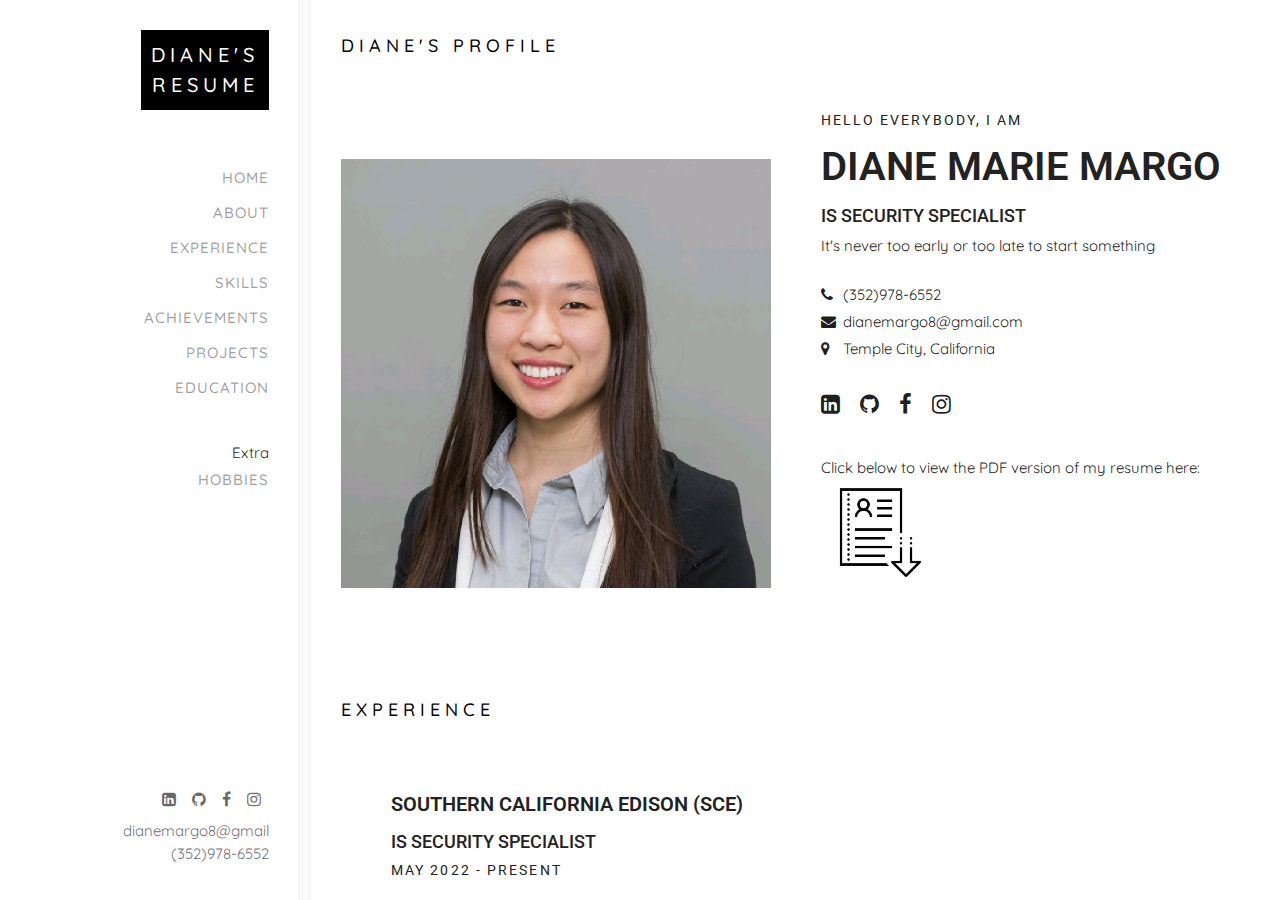
<file: resume.html>
<!DOCTYPE html>
<html>
<head>
	<link rel="icon" href="https://github.com/dmmargo/dmmargo.github.io/blob/main/images/profile/resume%20icon%202.png?raw=true">
	<!--<link rel="shortcut icon" type="images\profile\linkedinprofile.jpg" href="favicon.ico">-->
	<title>Diane Margo's Website</title>
	<link rel="stylesheet" type="text/css" href="css/resume_styles.css">
	<link href="https://stackpath.bootstrapcdn.com/font-awesome/4.7.0/css/font-awesome.min.css" rel="stylesheet">
	<link rel="shortcut icon" href="https://media-exp1.licdn.com/dms/image/C5603AQHrSYSgoVu7YA/profile-displayphoto-shrink_800_800/0/1567546216455?e=1635379200&v=beta&t=qyaoLfaDNfpkjnxjKqqvD3GbhYH4QHb40tQ25MyqhIo"/>
</head>
<body>
	<div class="wraper">
		<div class="container">
		<div class="left-content p-30">
			<div class="logo">
				<a href="index.html">
					<span>Diane's</span>
					<span>Resume</span>
				</a>
			</div>
			<div class="nav">
				<ul>
					<li><a href="#Home">Home</a></li>
					<li><a href="#About">About</a></li>
					<li><a href="#Experience">Experience</a></li>
					<li><a href="#Skills">Skills</a></li>
					<li><a href="#Achievements">Achievements</a></li>
					<li><a href="#Projects">Projects</a></li>
					<li><a href="#Education">Education</a></li>
					
					<br>
					<br>
					<li>Extra</li>
					<li><a href="#Hobbies">Hobbies</a></li>
					<!--<li><a href="#FAQ">FAQ</a></li>-->
					
				</ul>
			</div>
			<div class="left-footer">
				<div class="social-icons">
					<ul>
						<li><a href="https://www.linkedin.com/in/dianemargo/"><i class="fa fa-linkedin-square" aria-hidden="true"></i></a></li>
						<li><a href="https://github.com/dmmargo"><i class="fa fa-github" aria-hidden="true"></i></a></li>
						<li><a href="https://www.facebook.com/diane.margo"><i class="fa fa-facebook" aria-hidden="true"></i></a></li>
						<li><a href="https://www.instagram.com/who_is_diane/"><i class="fa fa-instagram" aria-hidden="true"></i></a></li>
					</ul>
				</div>
				<div class="foot-contact">
					<ul>
						<li>dianemargo8@gmail</li>
						<li>(352)978-6552</li>
					</ul>
				
				</div>
				

			</div>

		</div>
		<div class="main-content">
			<div class="section1 p-30" id="Home">
			<div class="sec-title">
	
	<div class="pg-title">Diane's Profile</div>
			</div>
				<div class="d-flex-align-center">
				<div class="user-img flex-1"><img src="images\profile\linkedinprofile.jpg"></div>
				<div class="user-profile flex-1">
					<div class="pro-details">
						<div class="sm-text">HELLO EVERYBODY, I AM</div>
						<div class="name">DIANE MARIE MARGO</div>
						<div class="role">IS SECURITY SPECIALIST</div>

					</div>
					<div class="text">It's never too early or too late to start something</div>
					<div class="pr-list">
						<ul>
							<li><i class="fa fa-phone" aria-hidden="true"></i> (352)978-6552</li>
							<li><i class="fa fa-envelope" aria-hidden="true"></i> dianemargo8@gmail.com</li>
							<li><i class="fa fa-map-marker" aria-hidden="true"></i> Temple City, California</li>
						</ul>
					</div>
			<div class="social-icons-head">
					<ul>
						<li><a href="https://www.linkedin.com/in/dianemargo/"><i class="fa fa-linkedin-square" aria-hidden="true"></i></a></li>
						<li><a href="https://github.com/dmmargo"><i class="fa fa-github" aria-hidden="true"></i></a></li>
						<li><a href="https://www.facebook.com/diane.margo"><i class="fa fa-facebook" aria-hidden="true"></i></a></li>
						<li><a href="https://www.instagram.com/who_is_diane/"><i class="fa fa-instagram" aria-hidden="true"></i></a></li>
					</ul>
				</div>
				<br><br>
				<div class="text">Click below to view the PDF version of my resume here: </div>
				<a href="documents/Margo_Diane_resume.pdf" open><img src="images/open-resume.png" style="max-width:100px"></a>
				
				<br><br><br><br>

				</div>
			</div>
			</div>
			
			
			
			
			
			
			

			
			
			
			
			
			
<!-- Work Start-->				
			<div class="section1 p-30" id="Experience">
			<div class="sec-title">
	<div class="pg-title">Experience</div>
			</div>
				<div class="d-flex-align-center">
				<div class="user-profile flex-1">
					<div class="name2">Southern California Edison (SCE)</div>
					<div class="pro-details"><div class="role">IS Security Specialist</div></div>
							<div class="sm-text">May 2022 - Present</div>	<br>
							<div class="text">● Provide evidence of successful and failed logging for devices in the BES through 
							logging outputs from Industrial Defender and advanced search queries in Splunk.</div>
							<div class="text">● Analyze stakeholders' uses in SharePoint and help with the SharePoint 
							project as it shifts to an automated process. </div>
							<div class="text">● Facilitate meetings for the scanning team to submit and scan on 
							appropriate days.</div>
							<div class="text">● Control Industrial Defender user accounts (create, delete, modify, etc.).</div>
					
					
					<br>
					<div class="pro-details"><div class="role">IS Security Associate</div></div>
							<div class="sm-text">June 2020 - May 2022</div>	<br>
							<div class="text">● Manage a record of patches per device in SCE's Bulk Electric System (BES) 
							by working with SME (subject matter experts) to install any security patches from the vendors.</div>
							<div class="text">● Process access orders as it relates to Electronic Access 
							using the SAP BMC Remedy for IT access role responsibility to grant or 
							remove access.</div>
							<div class="text">● Lead and keep track of SharePoint for the members 
							of Grid Services and validated with the stakeholder to determine what 
							access is needed based on the task they perform.</div>
							<div class="text">● Perform vulnerability scans using Tenable on NERC CIP environments 
							on a bimonthly, monthly, and quarterly basis, help assist with the assessment 
							of vulnerabilities, and work on projects consisting of new assets, performing a 
							new asset vulnerability risk assessment.</div>
							
							<br>
					<div class="pro-details"><div class="role">Professional Trainee and IT Intern</div></div>
							<div class="sm-text">May 2019 - June 2020</div>	<br>
							<div class="text">● Ensure that North American Electric Reliability Corporation critical 
							infrastructure protection (NERC CIP) regulatory compliance and cybersecurity standards are 
							met by providing a cybersecurity framework for the identification and protection of SCE’s 
							critical infrastructure assets to support reliable operation of Bulk Electric System (BES).</div>
							<div class="text">● Assist with submitting access orders to Electronic 
							Access using the SAP BMC Remedy for IT access role responsibility.</div>
							<div class="text">● Provision access on SharePoint access and validated 
							with the stakeholder to determine if the access was still needed.</div>
							<div class="text">● Perform vulnerability scans using Tenable on NERC 
							CIP environments on a bimonthly, monthly, and quarterly basis and work 
							on projects consisting of new assets, performing a new asset vulnerability 
							risk assessment.</div>
							
							
							<br>
					<div class="name2">Bronoco E-sports</div>
					<div class="pro-details"><div class="role">Secretary</div></div>
							<div class="sm-text">May 2019 - May 2020</div>	<br>
							<div class="text">● Acted as an official representative of the 
							club to the Student Interest Council (SIC).</div>
							<div class="text">● Developed methods to make more efficient events 
							that hold around 500 attendees.</div>
							<div class="text">● Worked with sponsors, organizations on 
							campus, and tools online to book rooms and submit applications.</div>
							
<!--							
					<div class="pro-details"><div class="role">General Board</div></div>
							<div class="sm-text">May 2018 - May 2019</div>	<br>
							
							<div class="text">● Developed methods to make more efficient events 
							that hold around 300 attendees.</div>
							<div class="text">● Worked with sponsors to provide students 
							with computer part giveaways.</div>		
--> 				
					<br>					
					<div class="name2">Computer Science Society</div>
					<div class="pro-details"><div class="role">Secretary</div></div>
							<div class="sm-text">May 2019 - May 2020</div>	<br>
							<div class="text">● Organized and select interns for the executive board.</div>
							<div class="text">● Communicated between board members, general members, 
							and outside parties to help the club provide for the students.</div>
							<div class="text">● Designed social media content to advertise the 
							companies that came for the club to recruit students.</div>
							
<!-- 		not relevant enough					
							<br>
					<div class="name2">Welcome Week</div>
					<div class="pro-details"><div class="role">Student Mentor</div></div>
							<div class="sm-text">August 2018, August 2019</div>	<br>
							<div class="text">● Mentored a group of 60 CS mentees.</div>
							<div class="text">● Informed students of classes and opportunities.</div>
							<div class="text">● Interacted with different incoming students and 
							organization leaders in a professional manner.</div>	
--> 					
					<br>
			<div class="pro-details">
						<div class="name">Other Organization</div>
						<div class="name2">SheCodes</div>
						<div class="pro-details"><div class="role">Member</div></div>
							<div class="sm-text">September 2018 - May 2020</div>	<br>
							<div class="text">● Volunteered at the Future Women Developers (FWD) Conference by 
							monitoring the workshops middle/high school women participate in.</div>
							<div class="text">● Joined the Mentorship Program and practices coding 
							interview questions with my mentor.</div>
							<div class="text">● Participated in activities that built my community, 
							outreach, and growth in the field of computer science as a female.</div>
							
						<!--<div class="name2">Game Development</div>-->
						<!--<div class="name2">Vietnmanese Student Association</div>-->
					</div>
							
<!-- Work Experience not relevant to work career
					<div class="name2">cal Poly Pomona Foundation, Inc.</div>
					<div class="pro-details"><div class="role">Food Service Worker</div></div>
							<div class="sm-text">September 2017 - December 2017</div>	<br>
							<div class="text">● Worked in a friendly and fast pace environment.</div>
							<div class="text">● Processed information through the cash register.</div>
							<div class="text">● Maintained a high standard of hygiene and cleanliness 
							meeting all standards of food safety.</div>
							
							<br>
					<div class="pro-details"><div class="role">Banquet Server</div></div>
							<div class="sm-text">June 2017 - September 2017</div>	<br>
							<div class="text">● Delivered with a friendly and fast service.</div>
							<div class="text">● Skillfully addressed the needs of others and partnered 
							with team members to get things done accurately and efficiently.</div>
							<div class="text">● Assist in managing the kitchen by restocking, 
							cleaning, and preparing orders.</div>
							<br>
							<div class="name2">Panda Express</div>
					
					<div class="pro-details"><div class="role">Counter Staff</div></div>
							<div class="sm-text">August 2015 - June 2016</div>	<br>
							<div class="text">● Expedited customer’s orders as cashier 
							while maintaining great customer service.</div>
							<div class="text">● Demonstrated excellence in service and hospitality utilizing 
							invaluable customer service and interpersonal communication skills.</div>
							<div class="text">● Performed food preparation duties 
							in a fast paced line kitchen.</div>	
-->							

						</div>
			</div>
			</div>
<!-- Work end-->	
<!-- About Start-->			
			<div class="section1 p-30" id="Skills">
			<div class="sec-title">
	<div class="pg-title">Skills</div>
			</div>
				<div class="d-flex-align-center">
				<div class="user-profile flex-1">
					<div class="pro-details">
						<div class="name2">Work</div>
						<div class="role">BMC Remedy ● Industrial Defender 
						AutomtedSystems Management (ID ASM) ● SharePoint ● SAP 
						● Microsoft Offices</div>
						
						<div class="name2">School</div>
						<div class="role">Java ● Python ● C++ ● C# ● C 
						● MIPS ● Unity ● Android Studios ● Git ● LUA ● 
						HTML ● CSS ● Dart ● Flutter ● Javascript</div>
					</div>
					
					

				</div>
			</div>
			</div>
<!-- About End-->

			
<!-- Achievements Start-->				
						
			<div class="section1 p-30" id="Achievements">
			<div class="sec-title">
	<div class="pg-title">Achievements</div>
			</div>
				<div class="d-flex-align-center">
				<div class="user-profile flex-1">
					<div class="pro-details">
						<div class="name">Work Related</div>
						<div class="role">IS Security Associate at SCE</div>
					</div>
					<div class="text">● Took a lead role in the SharePoint team after working on the team for a year as an intern.</div>
					<div class="text">● Found workarounds when sudden SharePoint issues arrise that affected 400 stakeholders.</div>
					<div class="text">● Hosted 3 team events that was informative and to keep the work mentally safe.</div>
					<div class="text">● Presented NERC information to over 300 attendees at the NERC CIP Refresher Training
					and hosted the games at the end of the event.</div>
					<div class="text">● Took part in the vulnerability assessment, patch management, access management, 
					evidence review board, qualitative assessment, and SharePoint team.</div>
					
					<br>
						
					<div class="pro-details">
						<div class="role">Professional Trainee at SCE</div>
					</div>
					<div class="text">● Created a project “Manual Baseline Organization” and presented at the Intern Project Event.</div>
					<div class="text">● Participated in the X-Change Project which was premiered at the Continuous Improvement (CI) Recognition Event.</div>
					<div class="text">● Volunteered at the Habitat for Humanity 2019.</div>
					<div class="text">● Got converted to a year-round intern and to a full-time.</div>
					<div class="text">● Part of the VA, patch management, and access management team.</div>
					<div class="text">● Hosted the a farewell event and helped at other events.</div>
					<br>


				<div class="pro-details">
						<div class="name">Certifications</div>
						
						<div class="role"><u><a href="documents/splunk fundamentals 2.pdf" open>Splunk 8.1 Fundamentals 2 Certificate</u></a></div>
						<div class="text">Splunk</div><br>
						
						<div class="role"><u><a href="documents/FSCA - Course completion - Diane Margo.pdf" open>Forescout Administrative Certification</u></a></div>
						<div class="text">Forescout</div><br>
						
						
						<div class="role"><u><a href="documents/Learner-Verification-2157-20091231-CISSP 2019.pdf" open>Certified Information Systems Security Professional(CISSP) 2019</u></a></div>
						<div class="text">Alison</div><br>
						
						<div class="role"><u><a href="documents/Google Digital Garage Certification Certificate.pdf" open>The Fundamentals of Digital Marketing</u></a></div>
						<div class="text">Google Digitial Garage</div><br>
						
						<div class="role"><u><a href="documents/Learner-Verification-1935-20091231-Administrative Support.pdf" open>Administrative Support</u></a></div>
						<div class="text">Alison</div>
						
						
					</div>
				</div>
			</div>
			</div>
			
<!-- Achievements End-->				
			
<!-- Projects Start-->				
			
			<div class="section1 p-30" id="Projects">
			<div class="sec-title">
	<div class="pg-title">Projects</div>
			</div>
				<div class="d-flex-align-center">
				<div class="user-profile flex-1">
					<div class="pro-details">
						<div class="name">Work Projects</div>
						
					<div class="role">SharePoint 2019</div>
					<div class="sm-text">October 2019 - December 2020</div>
					<div class="text">● Ensured all files were transfered successfully from one SharePoint 
					to anoter by working with SMEs and enforcing backup storage.</div>
					<div class="text">● Provisioned access to the new SharePoint for each stakeholder.</div>
					<br>
					
					</div>
					<div class="role">Automated Manual Baseline</div>
					<div class="sm-text">May 2019 - August 2019</div>
					<div class="text">● Used Python to build a software that would take in 
					baselines to calculate and compile into one report on a bi-monthly basis.</div>
					<div class="text">● Saved 8 hours of manually labor on a monthly basis.</div>
					<br>
					

					
					<div class="pro-details">
						<div class="name">Undergraduate Projects</div>
						<div class="name2">Hackathons</div>
					</div>
				
					<div class="role">MeTime - Rose Hacks, UCR: </div>
					<div class="sm-text">January 2019</div>
					<div class="text">● Design and applied the features for an android application using Figma</div>
					<div class="text">● Develop a process and showcase the prototype to users.</div>
					<br>
					
					<div class="role"><a href = https://github.com/dmmargo/Trading-Wars>
					<u>Trading Wars</u></a> - LA Hacks, UCLA</div>
					<div class="sm-text">March 2018</div>
					<div class="text">● Worked with Ruby on Rails to develop a website that 
					featured a stock game that used real-time API implemented by BlackRock.</div>
					<div class="text">● Allowed users to safely create their own individual 
					accounts and use the fake currency added.</div>
					<br>
			
					<div class="role">Carnival Games - Citrus Hack, UCR</div>
					<div class="sm-text">April 2018</div>
					<div class="text">● Design and applied the features for an android application using Figma</div>
					<div class="text">● Develop a process and showcase the prototype to users.</div>
					<br>
					
					<div class="role"><a href = https://github.com/dmmargo/Undercooked>
					<u>UnderCooked</u></a> - Hack Poly, Cal Poly Pomona</div>
					<div class="sm-text">February 2018</div>
					<div class="text">● Worked with the Oculus Rift, a virtual reality system, 
					to immerse users in a virtual kitchen while interacting with objects.</div>
					<div class="text">● Utilized Unity in order to develop the game that would 
					allow users to walk and play with objects while given a time limit.</div>

					<div class="pro-details">
						<div class="name2">School</div>
					</div>
					<div class="role"><a href = https://github.com/dmmargo/Virtual-Assistant-Doctor>
					<u>Virtual Assistant Doctor</u></a> - Software Engineering</div>
					<div class="sm-text">January 2020 - May 2020</div>
					<div class="text">● Utilized TensorFlow to create sprints of goals and met deadlines 
					ahead of schedule with the team.</div>
					<div class="text">● Created diagrams for the development stages explaining all principles of the backend.</div>
					<div class="text">● Reached out to other teams to coordinate a connection with a serverside and a database
					to our Flutter application.</div>
					<br>
					
					<div class="role"><a href = https://github.com/techllamaa/DroidDrop>
					<u>DroidDrop</u></a> - Senior Project</div>
					<div class="sm-text">January 2018 - May 2018</div>
					<div class="text">● Make Android Studios in the form of an Android App so 
					that sharing files with people around you can be faster and easier.</div>
					<div class="text">● Connected XML and Java.</div>
					<div class="text">● Design the UI and made the interactive pages.</div>
					<br>
					
					

				</div>
			</div>
			</div>
<!-- Projects End-->

				
<!-- Education Start-->				
			<div class="section1 p-30" id="Education">
			<div class="sec-title">
	<div class="pg-title">Education</div>
			</div>
				<div class="d-flex-align-center">
				<div class="user-profile flex-1">
					<div class="pro-details">
						<div class="name">California State Polytechnic University, Pomona</div>
						<div class="role">Bachelor of Science - BS, Computer Science</div>
						<div class="sm-text">September 2016 - May 2020</div>
					</div>
					
					
					<br>
					<div class="pro-details">
						<div class="name">Lake Sumter State College - South Lake Campus</div>
						<div class="role"></div>
						<div class="sm-text">July 2016 - August 2016</div>
					</div>
					<br>
					<br>
					<br>
				</div>
			</div>
			</div>			
<!-- Education End-->							
			
<!--EXTRA-->

			
			
			
<!-- About Start-->			
			<div class="section1 p-30" id="About">
			<div class="sec-title">
	<div class="pg-title">About Me</div>
			</div>
				<div class="d-flex-align-center">
				<div class="user-profile flex-1">
					<div class="pro-details">
						<div class="name">Finding new opportunities</div>
						<div class="role">Personal Statement</div>
					</div>
					
					<div class="text">I graduated from Cal Poly Pomona with a degree in 
					Computer Science. Though I initially majored in International Business, I discovered 
					my passion for engineering and design after attending a campus hackathon at the end 
					of my first year. During the hackathon, I met three other students to work on an ambitious 
					project: a virtual reality game. We initially had little knowledge of designing virtual 
					reality games. But together, we learned new programming languages and concepts that helped 
					us accomplish our goal. Not only did I present our game to judges, but I also shared it 
					with students majoring in different fields to gain different perspectives on the project. 
					Collaborating with my group and sharing my work with others made me realize that I enjoyed 
					leading teams of individuals from various backgrounds.</div>
					<br>
					<div class="text">My interest in leadership culminated in my senior year when 
					I enrolled in a class called “Software Engineering.” Here, I took on the 
					role of project manager for my team. Based on my past project experiences, working on front-end, 
					back-end, business analytics, and qualitative analytics projects, I was able to 
					partition my team’s workloads in the most efficient manner possible while also 
					ensuring that they were involved in every step of the project. I made sure
					to bring out the best of their ability while being a team player.</div>
					<br>
					<div class="text">In addition to my schoolwork, I was involved with numerous 
					student clubs at Cal Poly Pomona. I engaged in many activities; a role of which
					I am particularly proud was my role as a Welcome Week Mentor, where for two 
					summers I mentored and informed new students of the clubs, classes, and benefits 
					the school offers while working with club leaders to coordinate plans. I was also 
					the co-vice president and historian of the Computer Science Society, where I learned 
					to manage resources, recruit club interns, and assist the club board with duties. 
					Additionally, I was an intern and a secretary for the Bronco Esports club. 
					I developed methods to efficiently host events of 500 attendees, worked with sponsors 
					to provide students with giveaways, and worked with the campus organizations to book 
					the appropriate rooms. I believe that school clubs are ideal spaces for networking and 
					learning new skills, where students can express themselves in a welcoming and constructive 
					communities.</div>
					<br>
					<div class="text">Before long, I would discover opportunities for applying my leadership 
					and management skills in the real world. During my third year at Cal Poly Pomona, I began 
					an internship at Southern California Edison (SCE) as an IT Summer Intern. During that time, 
					I created and presented a project for the Intern Project Fair and X-Change Program. 
					My X-Change project premiered in the Continuous Improvement Recognition Event. Soon, 
					I was promoted first to a year-round intern, and then to a full-time employee. For the 
					past two years, I have collaborated on many projects and have managed access controls as 
					well as the company’s subdivided SharePoint, which hosts around 400 users. I also help other 
					teams as an individual contributor. To this day, I continue to learn new concepts and am eager 
					to learn more about my capabilities.</div>
					<br>
					<div class="text">Looking back on my college and professional career, I am 
					more certain than ever that I am best suited for management and leadership 
					roles. My goal is to become a project manager and, perhaps one day, a manager.
					To achieve this goal, I will continue to seek projects that allow me 
					to demonstrate my problem-solving skills to my co-workers and leaders. 
					By applying my strategic management skills, I aim to create 
					better problem-solving solutions and help as many colleagues as 
					possible achieve their own goals. </div>
					

				</div>
			</div>
			</div>
<!-- About End-->					
			
			
			
			

<!-- About Start-->			
			
			<div class="section1 p-30" id="Hobbies">
			<div class="sec-title">
			
	<div class="pg-title">Hobbies</div>
			</div>
				<div class="d-flex-align-center">
				<div class="user-profile flex-1">
					<div class="pro-details">
						<div class="name">Continuous Explorer</div>
						<div class="role">Traveling the World</div>
						<div class= "row">
							<div class="column">
								<img src="images\hobbies\travel\20170914_085815.jpg">
							</div>
							<div class="column">
								<img src="images\hobbies\travel\20170904_120705.jpg">
							</div>
							<div class="column">
								<img src="images\hobbies\travel\melbourne.jpg">
							</div>
							<div class="column">
								<img src="images\hobbies\travel\bigbear.jpg"> 
							</div>
						</div>
					</div>
					<br>
					<div class="pro-details">
						<div class="role">Eating Food</div>
						<div class="Food">
						<div class= "row">
							<div class="column">
								<img src="images\hobbies\food\vox.jpg"> 
							</div>
							<div class="column">
								<img src="images\hobbies\food\jbbq.jpg"> 
							</div>
							<div class="column">
								<img src="images\hobbies\food\tofusoup.jpg"> 
							</div>
							<div class="column">
								<img src="images\hobbies\food\kbbq.jpg"> 
							</div>
						</div>	
						<div class= "row">
							<div class="column">
								<img src="images\hobbies\food\pancake.jpg"> 
							</div>
							<div class="column">
								<img src="images\hobbies\food\clam.jpg"> 
							</div>
							<div class="column">
								<img src="images\hobbies\food\ramen.jpg"> 
							</div>
							<div class="column">
								<img src="images\hobbies\food\tokyo fried.jpg"> 
							</div>
						</div>						

						</div>
					</div>
					
					<br>
					<div class="pro-details">
						<div class="role">Hikes</div>
						<div class="Food">
						<div class= "row">
<!-- 							<div class="column">
								<img src="images\hobbies\hike\bigbear.jpg">								 -->
							</div>
							<div class="column">
								<img src="images\hobbies\hike\milard.jpg">
							</div>
							<div class="column">
								<img src="images\hobbies\hike\poles.jpg">
							</div>
							<div class="column">
								<img src="images\hobbies\hike\diamond.jpg">
							</div>
						</div>						
						</div>
					</div>
				</div>
			</div>
			</div>
<!-- About End-->				

<!--FAQ start --><!--		
			<div class="section1 p-30" id="FAQ">
			<div class="sec-title">
	<div class="pg-title">FAQ</div>
			</div>
				<div class="d-flex-align-center">
				<div class="user-profile flex-1">
					<div class="pro-details">
						<div class="name">Fequently Asked Questions</div>
						
					</div>
					<div class="role">Tell me about yourself</div>
					<div class="text">Hi, my name is Diane, and I'm an IS Security Associate 
					at Southern California Edison. At work, I specialize in vulnerability, patch, 
					and access management. I also help out with QA testing, the evidence review board, and 
					systems security management ports and services.
					</div>
					<div class="text">Outside of work, I've had the opportunity to  
					work on my own side projects and learn new and different skills, such as SQL, 
					Forescout, and Blazer.					
					</div>
					<div class="text">I'll always be happy to learn more about any opportunies that 
					come my way as long as it's after my work hours.  
					</div>
					<div class="text">😀😀😀
					</div>
					<br>

					<div class="role">What is your greatest strengths?</div>
					<div class="text">I think some of my greatest strengths is my communication and willingness 
					to take initiative. During my work, I've ran into situations where I would take a role in helping 
					the team with different tasks. I communicated with different teammates to ensure the task was 
					done correctly by listening to their feedback and doing task way ahead of their deadlines to 
					give room for any improvements. Because I worked with mroe and more people, I ended up joining 
					7 different teams in my own team learning almost end-to-end as only an intern, 
					which carried over when I got converted to a full-time employee.
					</div>
					<br>
					
					<div class="role">What is your greatest weakness?</div>
					<div class="text">I'd have to say that public speaking. I've been 
					presenting more at my workplace and have been enjoying presenting at bigger meetings since they make 
					me feel more confident. All of the experiences has made it easier  t for 
					me to speak with a bigger crowds of people and to explain, for example, the requirements our 
					team needs to meet. I'm still working on it, of course. 
					</div>
					<br>
					
					<div class="role">What is your greatest professional achievements?</div>
					<div class="text"><i>Situation:</i> Several people reported a problem with the 
					Grid SharePoint to me. Once I saw the web address, I was able to recongize 
					the issue and quickly found a workaround. I recognized that URLs the users 
					were trying to access were no longer redirecting to the new SharePoint 2019 
					that my team and upgraded to earlier in that year. </div>
					<div class="text"><i>Task:</i> My role was to manage the site and email 
					the Grid Team of the issue right away while SMEs and I troubleshooted 
					the site's backend. </div>
					<div class="text"><i>Action:</i> I worked with the SMEs on the backend and 
					QA the access and link to the page that broke as we tried to find 
					different solutions to solve the conflict until noon, when we found one. </div>
					<div class="text"><i>Result:</i> By sharing the work around, I was able to 
					get Grid SharePoint users back up in running within minutes! I alleviated 
					hundreds of calls to the help desk and down work for many of the users who 
					access the SharePoint site and management escalation. 
</div>
					<br>
				</div>
			</div>
			</div>							
-->										
<!-- FAQ End-->				
			
			
			

		</div>
	</div>
	
</div>
	
</body>
</html>
</file>
<file: css/resume_styles.css>
@charset "utf-8";
@import url('https://fonts.googleapis.com/css?family=Quicksand:300,400,500,700');
@import url('https://fonts.googleapis.com/css?family=Roboto');
/*=============================================
Css Indexing
===============================================
1 Base CSS

===============================================*/





/*===========================================
Base CSS
============================================*/
*{
  margin: 0;
  padding: 0;
  box-sizing: border-box;
}
h1,
h2,
h3,
h4,
h5,
h6 {


}
html {
  height: 100%;
}
body {
  height: 100%;
  font-family: 'Quicksand', sans-serif;
 color: rgba(0, 0, 0, 0.9);
  box-sizing: border-box;
  font-size: 15px;
  overflow: hidden;
  background: #fafafa;
}
label {
  padding: 0;
  margin: 0;
}
ul, li, ol {
  padding: 0;
  margin: 0;
}
li{
  list-style: none;
}
a, img {
  border: 0;
  outline: none;
  text-decoration: none;
}
input::-moz-focus-inner {
  border: 0;
}
bo {
  outline: none;
}
img {
  max-width: 100%;
  height: auto;
  vertical-align: bottom;
}
input, select, textarea, button{
  font-family: 'Muli', sans-serif;
}
input:focus, select:focus, textarea:focus, button:focus{
  outline: 0;
}

a {
  color: inherit;
  -webkit-transition: 0.5s;
  -o-transition: 0.5s;
  transition: 0.5s; }


p {
  margin-bottom: 1.5em; }

h1, h2, h3, h4, h5, h6 {
  color: #000;
  font-family: "Quicksand", Arial, sans-serif;
  font-weight: 400;
  margin: 0 0 30px 0; }


i.material-icons {
  font-size: inherit;
  line-height: inherit;
}

::-webkit-scrollbar-track
{
	-webkit-box-shadow: inset 0 0 6px rgba(0,0,0,0.3);
	border-radius: 10px;
	background-color: #F5F5F5;
}

::-webkit-scrollbar
{
  width: 10px;
  height: 10px;
  border-radius: 10px;
  background-color: #F5F5F5;
}

::-webkit-scrollbar-thumb
{

  -webkit-box-shadow: inset 0 0 6px rgba(0,0,0,.3);
  background-color: #777;
  border-radius: 10px;
}

/*===========================================
Text Styles CSS
============================================*/
.t-title-size{
  font-size: 18px;
}
.t-bold{
  font-weight: 600;
}
.t-normal{
  font-weight: normal;
}
.t-center{
  text-align: center;
}
.t-right{
  text-align: right;
}



/*===========================================
Padding & Margins CSS
============================================*/
.p-5{
  padding: 5px;
}
.p-10{
  padding: 10px;
}
.p-15{
  padding: 15px;
}
.p-20{
  padding: 20px;
}
.p-25{
  padding: 25px;
}
.p-30{
  padding: 30px;
}
.p-35{
  padding: 35px;
}
.p-40{
  padding: 40px;
}
.p-45{
  padding: 45px;
}
.p-50{
  padding: 50px;
}

.p-right5{
  padding-right: 5px;
}
.p-right10{
  padding-right: 10px;
}
.p-right15{
  padding-right: 15px;
}
.p-right20{
  padding-right: 20px;
}
.p-right25{
  padding-right: 25px;
}
.p-right30{
  padding-right: 30px;
}

.p-left5{
  padding-left: 5px;
}
.p-left10{
  padding-left: 10px;
}
.p-left15{
  padding-left: 15px;
}
.p-left20{
  padding-left: 20px;
}
.p-left25{
  padding-left: 25px;
}
.p-left30{
  padding-left: 30px;
}

.m-5{
  margin:: 5px;
}
.m-10{
  margin: 10px;
}
.m-15{
  margin: 15px;
}
.m-20{
  margin: 20px;
}
.m-25{
  margin: 25px;
}
.m-30{
  margin: 30px;
}
.m-35{
  margin: 35px;
}
.m-40{
  margin: 40px;
}
.m-45{
  margin: 45px;
}
.m-50{
  margin: 50px;
}

/*===========================================
Display Styles
============================================*/
.d-flex{
  display: flex;
}
.d-flex-align-center{
  display: flex;
  align-items: center;
  flex-direction: row;
}
.d-flex-align-center-column{
  display: flex;
  align-items: center;
  flex-direction: column;
}
.flex-1{
  flex: 1;
}
.flex-2{
  flex: 2;
}



/*===========================================
Page Styles
============================================*/

.wraper {
    width: 100%;
    height: 100%;
}


.container {
    height: 100%;
    display: flex;
    flex-direction: row;
}

.left-content {
    width: 300px;
    overflow-y: auto;
    height: 100%;
    background: #fff;
    border-right: 1px solid rgba(221, 221, 221, 0.38);
    display: flex;
    flex-direction: column;
}


.main-content {
    flex: 1;
    overflow-y: auto;
    margin-left: 10px;
    background: #fff;
    border-left: 1px solid rgba(221, 221, 221, 0.38);
}
.logo {
    display: flex;
    justify-content: flex-end;
}

.logo a {
    color: #fff;
    text-align: right;
    background: #000;
    display: flex;
    flex-direction: column;
    padding: 10px;
    font-size: 20px;
    text-transform: uppercase;
    letter-spacing: 5px;
    line-height: 30px;
    font-weight: 500;
}

.nav {
    flex: 1;
    /* display: flex; */
    justify-content: flex-end;
    margin: 50px 0px;
}

.nav ul li, .nav ul li a {
    display: flex;
    justify-content: flex-end;
}

.nav ul li a {
    padding: 8px 0px;
    text-transform: uppercase;
    color: rgba(0, 0, 0, 0.4);
    letter-spacing: 1px;
    font-weight: 500;
    position: relative;
}

.nav ul li a:hover {
    color: #000;
}
.nav ul li a:after {
    content: "";
    width: 0;
    height: 1px;
    background: #000;
    position: absolute;
    bottom: 5px;
    left: 0;
    right: 0;
    -webkit-transform: scaleX(0);
    -moz-transform: scaleX(0);
    -ms-transform: scaleX(0);
    -o-transform: scaleX(0);
    transform: scaleX(0);
    -webkit-transition: all 0.3s cubic-bezier(0.175, 0.885, 0.32, 1.275);
    -moz-transition: all 0.3s cubic-bezier(0.175, 0.885, 0.32, 1.275);
    -ms-transition: all 0.3s cubic-bezier(0.175, 0.885, 0.32, 1.275);
    -o-transition: all 0.3s cubic-bezier(0.175, 0.885, 0.32, 1.275);
    transition: all 0.3s cubic-bezier(0.175, 0.885, 0.32, 1.275);
}

.nav ul li a:hover:after {
    width: 100%;
    -webkit-transform: scaleX(1);
    -moz-transform: scaleX(1);
    -ms-transform: scaleX(1);
    -o-transform: scaleX(1);
    transform: scaleX(1);
}

.left-footer {
    color: rgba(0, 0, 0, 0.6);
    display: flex;
    flex-direction: column;
    justify-content: flex-end;
}

.foot-contact, .social-icons ul, .copy-rights {
    display: flex;
    justify-content: flex-end;
}

.social-icons ul li {
    display: flex;
    justify-content: flex-end;
    flex-direction: row;
}

.foot-contact ul {
    display: flex;
    flex-direction: column;
}

.foot-contact ul li {
    justify-content: flex-end;
    display: flex;
    margin: 2px 0px;
}

.foot-contact {
   margin: 5px 0px;
}



.social-icons ul li a {
    padding: 5px 8px;
    font-size: 16px;
}


.social-icons ul li a:hover {
  color: #000;
  transform: scale(1.2) translateY(-5px);
}
.user-profile {
    padding-left: 50px;
}

.sm-text {
    letter-spacing: 2.1px;
    font-weight: normal;
    color: #222222;
    font-size: 14px;
    font-family: "Roboto", sans-serif;
    text-transform: uppercase;
}

.name {
    font-size: 40px;
    text-transform: uppercase;
    margin: 15px 0px;
    color: #222222;
    font-family: "Roboto", sans-serif;
    font-weight: 600;
}
.name2 {
    font-size: 20px;
    text-transform: uppercase;
    margin: 15px 0px;
    color: #222222;
    font-family: "Roboto", sans-serif;
    font-weight: 600;
}

.role {
    font-size: 18px;
    font-weight: 500;
    font-family: "Roboto", sans-serif;
    text-transform: uppercase;
    margin-bottom: 10px;
    color: #222222;
}

.text {
   
    font-size: 15px;
}

.pr-list {
    margin: 30px 0px;
    
}

.pr-list ul li {
    margin-bottom: 8px;
}

.pr-list ul li i {
    width: 18px;
}
.social-icons-head ul {
    display: flex;
}

.social-icons-head ul li a {
    padding: 5px 10px;
    font-size: 22px;
    transition: all .3s;
        display: flex;
}

.social-icons-head {}

.social-icons-head ul li:nth-child(1) a {
    padding-left: 0;
}

.social-icons-head ul li a:hover {
    color: #000;
    transform: scale(1.2) translateY(-5px);
}
.sec-title {
    margin-bottom: 50px;
}

.pg-title {
    font-size: 18px;
    font-weight: 500;
    text-transform: uppercase;
    letter-spacing: 5px;
    line-height: 1.8;
    color: #000;
}

.pg-sub-title {
    margin-bottom: 10px;
    display: block;
    font-size: 10px;
    text-transform: uppercase;
    color: #999999;
    font-weight: 500;
    letter-spacing: 5px;
}



.button {
  background-color: #e7e7e7; 
  color: black;
  border: none;
  color: black;
  padding: 5px 10px;
  text-align: center;
  text-decoration: none;
  display: inline-block;
  font-size: 16px;
}

.mySlides {display:none;}

img {
  width: 100%;
  height: auto;
}

.row {
  display: flex;
  flex-wrap: wrap;
  padding: 0 4px;
}

/* Create four equal columns that sits next to each other */
.column {
  flex: 25%;
  max-width: 25%;
  padding: 0 4px;
}

.column img {
  margin-top: 8px;
  vertical-align: middle;
  width: 100%;
}

/* Responsive layout - makes a two column-layout instead of four columns */
@media screen and (max-width: 800px) {
  .column {
    flex: 50%;
    max-width: 50%;
  }
}

/* Responsive layout - makes the two columns stack on top of each other instead of next to each other */
@media screen and (max-width: 600px) {
  .column {
    flex: 100%;
    max-width: 100%;
  }
}
</file>
